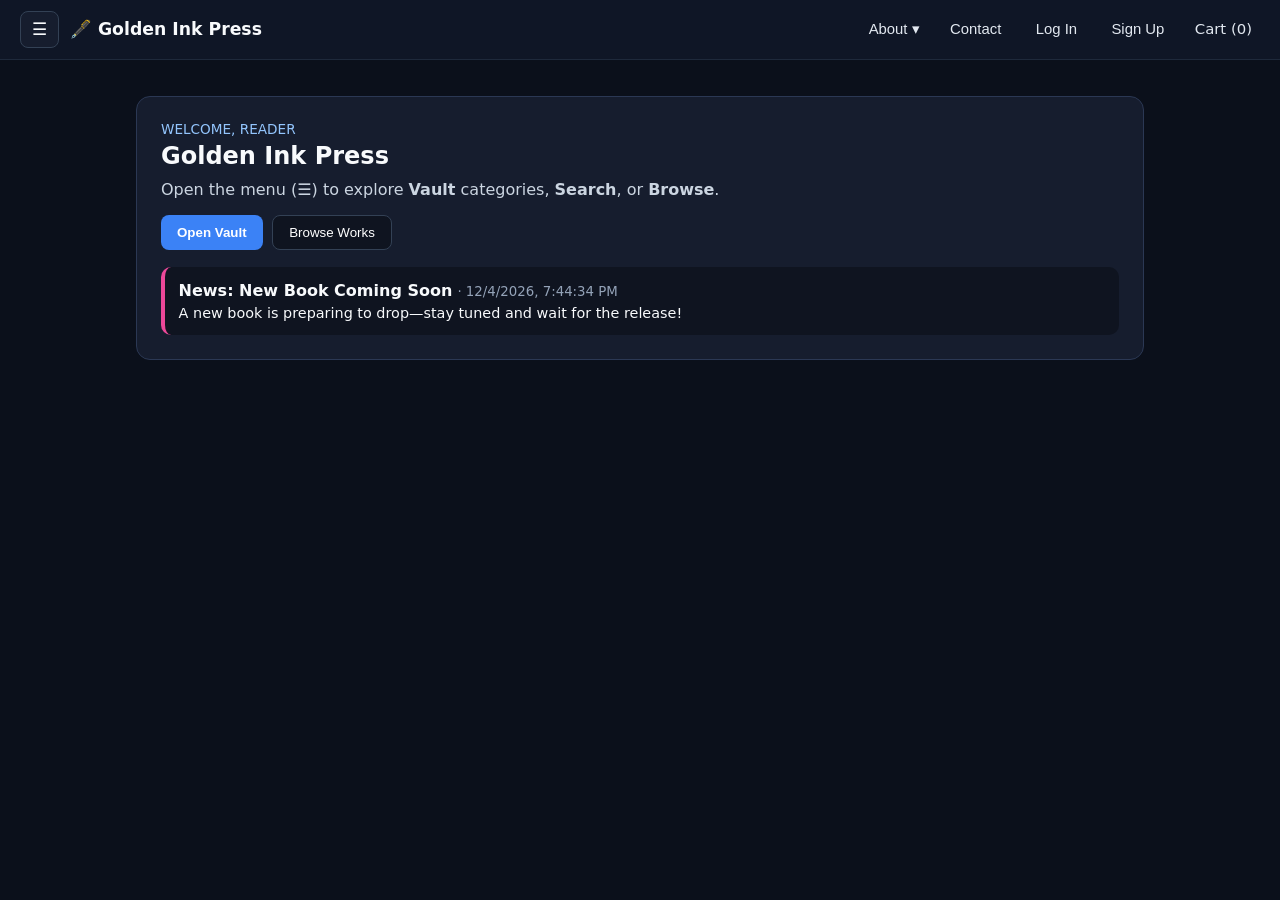
<file: index.html>
<!DOCTYPE html>
<html lang="en">
<head>
  <meta charset="UTF-8" />
  <meta name="viewport" content="width=device-width, initial-scale=1.0" />
  <title>Golden Ink Press</title>
  <style>
    * { box-sizing: border-box; }
    body {
      margin: 0;
      font-family: system-ui, -apple-system, Segoe UI, Roboto, sans-serif;
      background: #0b101b;
      color: #f8fafc;
    }
    header {
      position: sticky;
      top: 0;
      z-index: 1000;
      display: flex;
      align-items: center;
      justify-content: space-between;
      gap: 0.75rem;
      padding: 0.7rem 1.25rem;
      background: #0f1626;
      border-bottom: 1px solid #1e293b;
      flex-wrap: wrap;
    }
    .brand-wrap {
      display: flex;
      align-items: center;
      gap: 0.7rem;
    }
    #menu-toggle {
      background: #161d2e;
      color: #f8fafc;
      border: 1px solid #334155;
      border-radius: 8px;
      padding: 0.42rem 0.68rem;
      font-size: 1.05rem;
      cursor: pointer;
    }
    .brand-title {
      font-weight: 700;
      font-size: 1.08rem;
      color: #f8fafc;
      text-decoration: none;
      white-space: nowrap;
    }
    .header-nav {
      display: flex;
      align-items: center;
      gap: 0.9rem;
      flex-wrap: wrap;
    }
    .header-nav button, .header-nav a {
      background: transparent;
      border: none;
      color: #e2e8f0;
      font-size: 0.93rem;
      cursor: pointer;
      text-decoration: none;
      padding: 0.35rem 0.5rem;
      border-radius: 6px;
      white-space: nowrap;
    }
    .header-nav button:hover, .header-nav a:hover {
      background: #1e293b;
      color: #fff;
    }
    .auth-pair {
      display: inline-flex;
      align-items: center;
      gap: 1.15rem;
      margin-left: 0.25rem;
    }
    #sidebar-backdrop {
      position: fixed;
      inset: 0;
      background: rgba(0, 0, 0, 0.55);
      z-index: 1100;
      display: none;
    }
    #sidebar {
      position: fixed;
      top: 0;
      left: -285px;
      width: 275px;
      height: 100vh;
      background: #111827;
      border-right: 1px solid #2b3854;
      padding: 1rem;
      z-index: 1200;
      transition: left 0.22s ease;
      overflow-y: auto;
    }
    #sidebar.open {
      left: 0;
    }
    #sidebar ul {
      list-style: none;
      padding: 0;
      margin: 1rem 0 0;
      display: flex;
      flex-direction: column;
      gap: 0.3rem;
    }
    .sb-sublist {
      list-style: none;
      padding: 0.2rem 0 0.4rem 0.85rem;
      margin: 0;
      display: flex;
      flex-direction: column;
      gap: 0.2rem;
    }
    #toast {
      position: fixed;
      bottom: 20px;
      right: 20px;
      background: #1e293b;
      color: #fff;
      border: 1px solid #3b82f6;
      padding: 0.7rem 1rem;
      border-radius: 10px;
      z-index: 9999;
      font-size: 0.9rem;
    }
    .hidden { display: none !important; }
  </style>
</head>
<body>
  <header>
    <div class="brand-wrap">
      <button type="button" id="menu-toggle" aria-label="Open menu">☰</button>
      <a href="#" id="brand-home" class="brand-title">🖋️ Golden Ink Press</a>
    </div>
    <nav class="header-nav">
      <button type="button" id="about-btn">About ▾</button>
      <button type="button" id="contact-btn">Contact</button>
      <span class="auth-pair">
        <button type="button" id="header-login-btn">Log In</button>
        <button type="button" id="header-signup-btn">Sign Up</button>
      </span>
      <a href="#" id="cart-link">Cart (0)</a>
    </nav>
  </header>

  <div id="sidebar-backdrop"></div>
  <aside id="sidebar">
    <div style="display:flex;justify-content:space-between;align-items:center;">
      <strong>Golden Ink Press</strong>
      <button type="button" id="sidebar-close" style="background:transparent;border:1px solid #334155;color:#fff;border-radius:6px;padding:0.25rem 0.55rem;cursor:pointer;">✕</button>
    </div>
    <nav>
      <ul id="sidebar-menu"></ul>
    </nav>
  </aside>

  <main></main>
  <div id="toast" class="hidden"></div>

  <script src="script.js"></script>
</body>
</html>
</file>
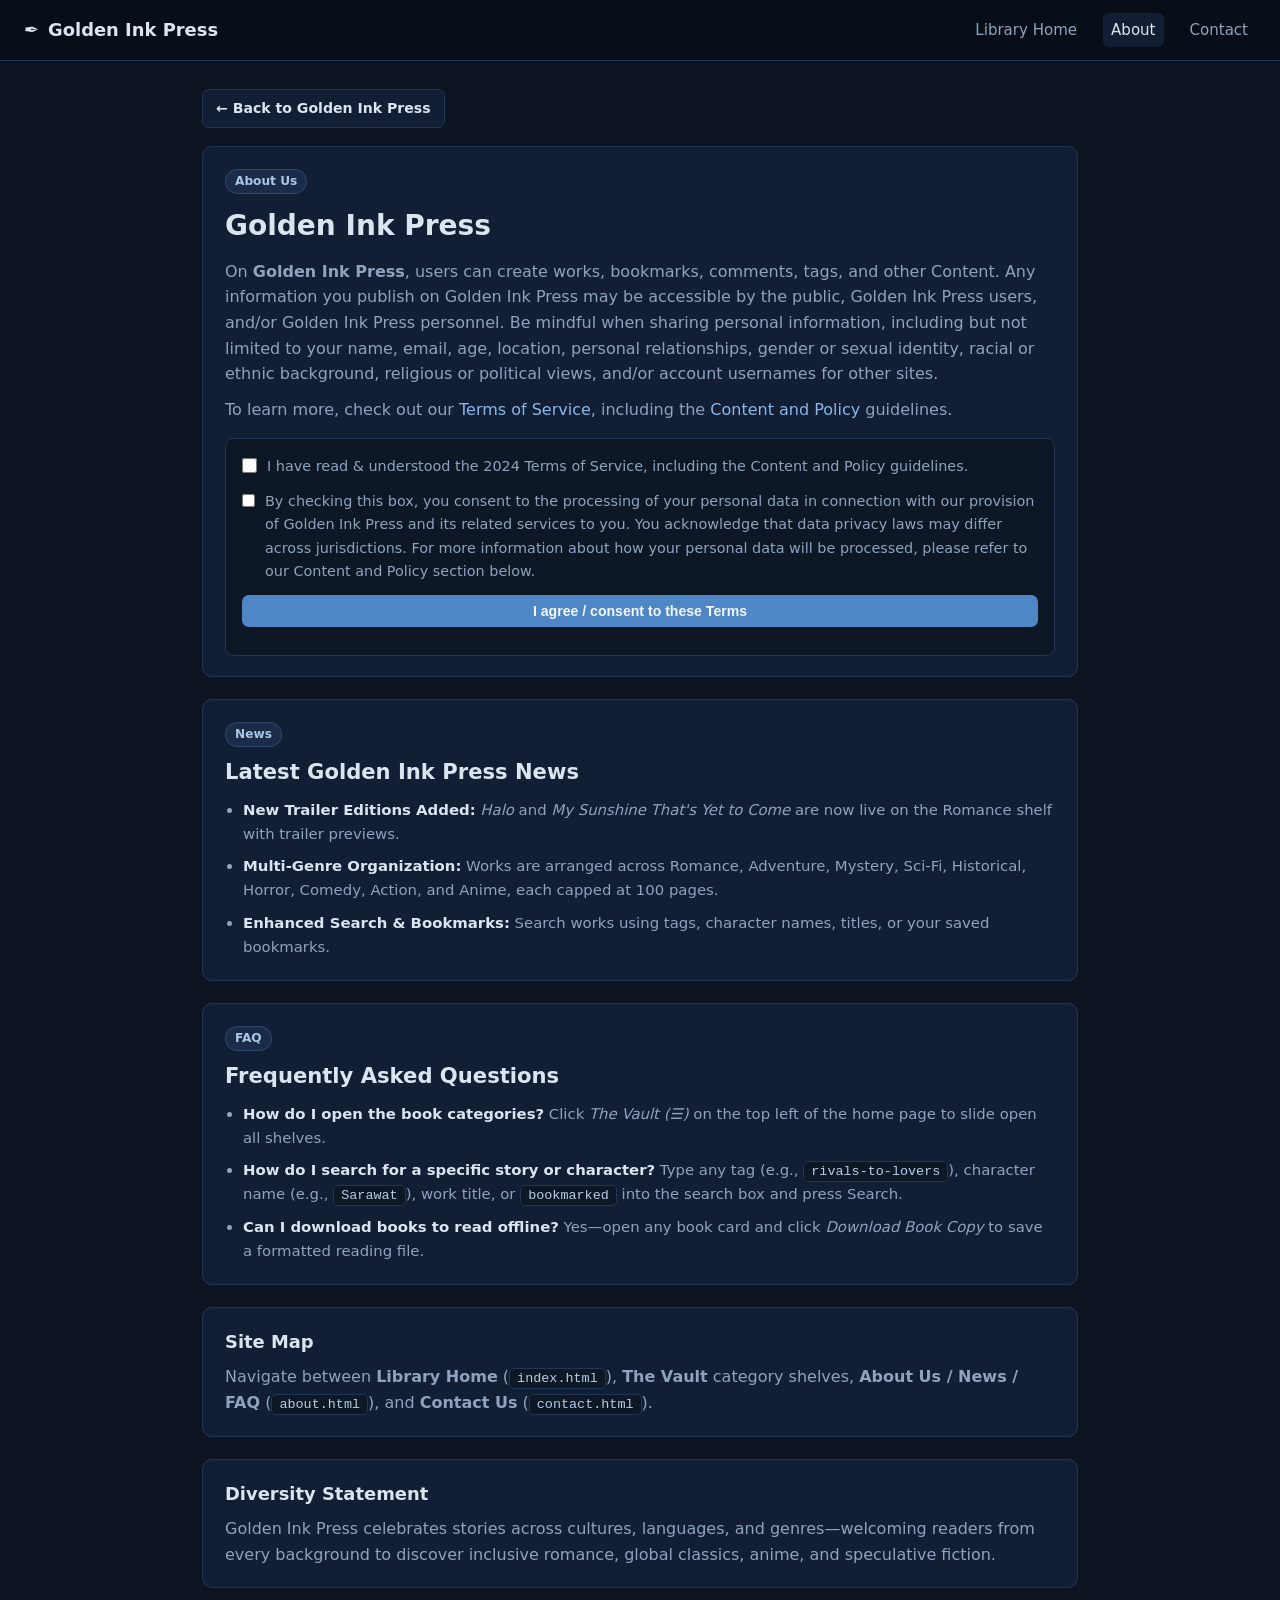
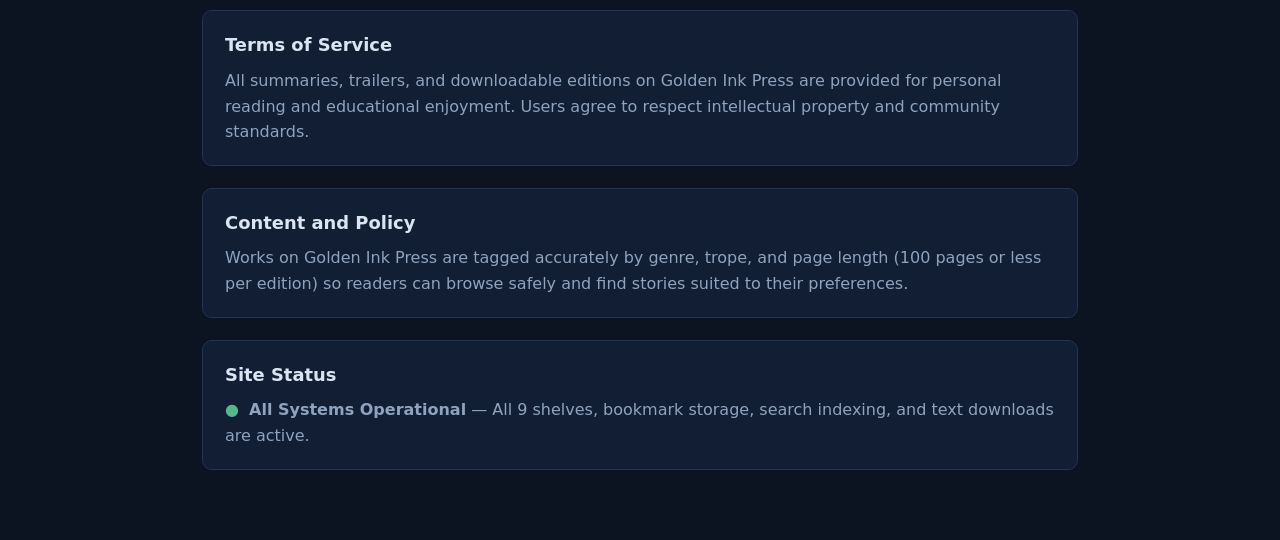
<file: about.html>
<!DOCTYPE html>
<html lang="en">
<head>
  <meta charset="UTF-8" />
  <meta name="viewport" content="width=device-width, initial-scale=1.0" />
  <title>About Us | Golden Ink Press</title>
  <link rel="stylesheet" href="style.css" />
</head>
<body>

  <!-- Top Header -->
  <header class="site-header">
    <div class="header-left">
      <a href="index.html" class="brand-btn" title="Back to Golden Ink Press Library">
        <span class="brand-icon">✒️</span>
        <span class="brand-name">Golden Ink Press</span>
      </a>
    </div>

    <nav class="header-nav">
      <a href="index.html" class="header-link" title="Return to The Vault and Book Shelves">Library Home</a>
      <a href="about.html" class="header-link active-page" title="You are viewing About Golden Ink Press">About</a>
      <a href="contact.html" class="header-link" title="Contact Golden Ink Press">Contact</a>
    </nav>
  </header>

  <main class="main-content page-container">
    <a href="index.html" class="back-btn" title="Return to Golden Ink Press Home">← Back to Golden Ink Press</a>

    <!-- About Us & Terms Consent Box -->
    <section id="about-us" class="page-card">
      <span class="book-badge">About Us</span>
      <h1>Golden Ink Press</h1>
      <p>
        On <strong>Golden Ink Press</strong>, users can create works, bookmarks, comments, tags, and other Content. Any information you publish on Golden Ink Press may be accessible by the public, Golden Ink Press users, and/or Golden Ink Press personnel. Be mindful when sharing personal information, including but not limited to your name, email, age, location, personal relationships, gender or sexual identity, racial or ethnic background, religious or political views, and/or account usernames for other sites.
      </p>
      <p>
        To learn more, check out our <a href="#terms-of-service" class="inline-link">Terms of Service</a>, including the <a href="#content-policy" class="inline-link">Content and Policy</a> guidelines.
      </p>

      <div class="consent-box">
        <label class="consent-item">
          <input type="checkbox" id="check-tos" />
          <span>I have read &amp; understood the 2024 Terms of Service, including the Content and Policy guidelines.</span>
        </label>

        <label class="consent-item">
          <input type="checkbox" id="check-data" />
          <span>By checking this box, you consent to the processing of your personal data in connection with our provision of Golden Ink Press and its related services to you. You acknowledge that data privacy laws may differ across jurisdictions. For more information about how your personal data will be processed, please refer to our Content and Policy section below.</span>
        </label>

        <button type="button" id="agree-terms-btn" class="btn-download">
          I agree / consent to these Terms
        </button>
        <p id="consent-feedback" class="consent-status"></p>
      </div>
    </section>

    <!-- News Section -->
    <section id="news" class="page-card">
      <span class="book-badge">News</span>
      <h2>Latest Golden Ink Press News</h2>
      <ul class="detail-list">
        <li><strong>New Trailer Editions Added:</strong> <em>Halo</em> and <em>My Sunshine That's Yet to Come</em> are now live on the Romance shelf with trailer previews.</li>
        <li><strong>Multi-Genre Organization:</strong> Works are arranged across Romance, Adventure, Mystery, Sci-Fi, Historical, Horror, Comedy, Action, and Anime, each capped at 100 pages.</li>
        <li><strong>Enhanced Search &amp; Bookmarks:</strong> Search works using tags, character names, titles, or your saved bookmarks.</li>
      </ul>
    </section>

    <!-- FAQ Section -->
    <section id="faq" class="page-card">
      <span class="book-badge">FAQ</span>
      <h2>Frequently Asked Questions</h2>
      <ul class="detail-list">
        <li><strong>How do I open the book categories?</strong> Click <em>The Vault (☰)</em> on the top left of the home page to slide open all shelves.</li>
        <li><strong>How do I search for a specific story or character?</strong> Type any tag (e.g., <code>rivals-to-lovers</code>), character name (e.g., <code>Sarawat</code>), work title, or <code>bookmarked</code> into the search box and press Search.</li>
        <li><strong>Can I download books to read offline?</strong> Yes—open any book card and click <em>Download Book Copy</em> to save a formatted reading file.</li>
      </ul>
    </section>

    <!-- Footer Anchor Sections -->
    <section id="site-map" class="page-card">
      <h3>Site Map</h3>
      <p>Navigate between <strong>Library Home</strong> (<code>index.html</code>), <strong>The Vault</strong> category shelves, <strong>About Us / News / FAQ</strong> (<code>about.html</code>), and <strong>Contact Us</strong> (<code>contact.html</code>).</p>
    </section>

    <section id="diversity-statement" class="page-card">
      <h3>Diversity Statement</h3>
      <p>Golden Ink Press celebrates stories across cultures, languages, and genres—welcoming readers from every background to discover inclusive romance, global classics, anime, and speculative fiction.</p>
    </section>

    <section id="terms-of-service" class="page-card">
      <h3>Terms of Service</h3>
      <p>All summaries, trailers, and downloadable editions on Golden Ink Press are provided for personal reading and educational enjoyment. Users agree to respect intellectual property and community standards.</p>
    </section>

    <section id="content-policy" class="page-card">
      <h3>Content and Policy</h3>
      <p>Works on Golden Ink Press are tagged accurately by genre, trope, and page length (100 pages or less per edition) so readers can browse safely and find stories suited to their preferences.</p>
    </section>

    <section id="site-status" class="page-card">
      <h3>Site Status</h3>
      <p><span class="status-dot">●</span> <strong>All Systems Operational</strong> — All 9 shelves, bookmark storage, search indexing, and text downloads are active.</p>
    </section>
  </main>

  <script>
    const agreeBtn = document.getElementById("agree-terms-btn");
    const checkTos = document.getElementById("check-tos");
    const checkData = document.getElementById("check-data");
    const feedback = document.getElementById("consent-feedback");

    agreeBtn.addEventListener("click", () => {
      if (!checkTos.checked || !checkData.checked) {
        feedback.textContent = "Please check both boxes above before confirming your consent.";
        feedback.style.color = "#f2a3a3";
        return;
      }
      localStorage.setItem("gip_terms_accepted", "true");
      feedback.textContent = "Thank you! Your consent to the Golden Ink Press Terms has been recorded.";
      feedback.style.color = "#8be0b5";
    });
  </script>
</body>
</html>
</file>
<file: style.css>
/* ==========================================================================
   GOLDEN INK PRESS — MUTED DARK BLUE & BOXED PANEL LAYOUT
   ========================================================================== */

:root {
  --bg-main: #0c1422;
  --bg-header: #080e18;
  --bg-sidebar: #09101c;
  --bg-box: #121e33;
  --bg-box-hover: #172742;
  --bg-input: #0e1726;

  --border-box: #223554;
  --border-accent: #3b6998;

  --text-main: #dbe5f2;
  --text-muted: #8fa3bf;
  --text-dim: #6a7f9c;

  --accent-primary: #4f86c6;
  --accent-primary-hover: #3f73b0;
  --accent-soft: rgba(79, 134, 198, 0.14);
  --accent-gold: #c99b3c;
  --accent-gold-soft: rgba(201, 155, 60, 0.14);
}

* {
  box-sizing: border-box;
  margin: 0;
  padding: 0;
}

html {
  scroll-behavior: smooth;
}

body {
  font-family: "Inter", system-ui, -apple-system, BlinkMacSystemFont, "Segoe UI", Roboto, sans-serif;
  background-color: var(--bg-main);
  color: var(--text-main);
  line-height: 1.6;
  min-height: 100vh;
}

.hidden {
  display: none !important;
}

/* ==========================================================================
   HEADER NAVIGATION
   ========================================================================== */
.site-header {
  position: sticky;
  top: 0;
  z-index: 1000;
  display: flex;
  justify-content: space-between;
  align-items: center;
  padding: 13px 24px;
  background-color: var(--bg-header);
  border-bottom: 1px solid var(--border-box);
}

.header-left {
  display: flex;
  align-items: center;
  gap: 12px;
}

.sidebar-trigger {
  background: var(--bg-box);
  border: 1px solid var(--border-box);
  border-radius: 6px;
  padding: 8px 9px;
  cursor: pointer;
  transition: background-color 0.2s ease, border-color 0.2s ease;
}

.sidebar-trigger:hover {
  background: var(--bg-box-hover);
  border-color: var(--border-accent);
}

.hamburger-lines {
  display: flex;
  flex-direction: column;
  gap: 4px;
  width: 18px;
}

.hamburger-lines span {
  display: block;
  height: 2px;
  width: 100%;
  background-color: var(--text-main);
  border-radius: 2px;
}

.brand-btn {
  display: inline-flex;
  align-items: center;
  gap: 9px;
  background: transparent;
  border: none;
  color: var(--text-main);
  text-decoration: none;
  font-size: 1.12rem;
  font-weight: 700;
  cursor: pointer;
}

.header-nav {
  display: flex;
  align-items: center;
  gap: 18px;
}

.header-link {
  color: var(--text-muted);
  text-decoration: none;
  background: transparent;
  border: none;
  font-size: 0.94rem;
  font-weight: 500;
  padding: 5px 8px;
  border-radius: 6px;
  cursor: pointer;
  transition: color 0.2s ease, background-color 0.2s ease;
}

.header-link:hover,
.header-link.active-page {
  color: var(--text-main);
  background-color: var(--bg-box);
}

.dropdown {
  position: relative;
}

.dropdown-menu {
  display: none;
  position: absolute;
  right: 0;
  top: calc(100% + 8px);
  background: var(--bg-box);
  border: 1px solid var(--border-box);
  border-radius: 8px;
  min-width: 165px;
  padding: 6px 0;
  flex-direction: column;
  box-shadow: 0 10px 24px rgba(0, 0, 0, 0.4);
  z-index: 1100;
}

.dropdown.open .dropdown-menu {
  display: flex;
}

.dropdown-menu a {
  padding: 9px 14px;
  color: var(--text-muted);
  text-decoration: none;
  font-size: 0.9rem;
}

.dropdown-menu a:hover {
  background: var(--bg-box-hover);
  color: var(--text-main);
}

/* ==========================================================================
   SIDEBAR DRAWER
   ========================================================================== */
.sidebar-backdrop {
  position: fixed;
  inset: 0;
  background: rgba(4, 8, 15, 0.65);
  z-index: 1900;
}

.sidebar {
  position: fixed;
  top: 0;
  left: 0;
  width: 285px;
  max-width: 85vw;
  height: 100vh;
  background: var(--bg-sidebar);
  color: var(--text-main);
  padding: 18px;
  border-right: 1px solid var(--border-box);
  overflow-y: auto;
  transition: transform 0.25s ease;
  z-index: 2000;
}

.sidebar-header {
  display: flex;
  justify-content: space-between;
  align-items: flex-start;
  padding-bottom: 14px;
  margin-bottom: 16px;
  border-bottom: 1px solid var(--border-box);
}

.sidebar-header h2 {
  font-size: 1.08rem;
}

.sidebar-header p {
  font-size: 0.82rem;
  color: var(--text-muted);
}

.close-drawer-btn {
  background: var(--bg-box);
  border: 1px solid var(--border-box);
  color: var(--text-muted);
  border-radius: 6px;
  padding: 3px 8px;
  font-size: 1rem;
  cursor: pointer;
}

.close-drawer-btn:hover {
  color: var(--text-main);
  background: var(--bg-box-hover);
}

.menu-group {
  margin-bottom: 12px;
}

.menu-parent {
  width: 100%;
  display: flex;
  justify-content: space-between;
  align-items: center;
  padding: 10px 12px;
  background: var(--bg-box);
  color: var(--text-main);
  border: 1px solid var(--border-box);
  border-radius: 7px;
  font-size: 0.94rem;
  font-weight: 600;
  cursor: pointer;
}

.menu-parent:hover {
  background: var(--bg-box-hover);
  border-color: var(--border-accent);
}

.menu-children {
  display: flex;
  flex-direction: column;
  gap: 4px;
  padding: 6px 0 4px 10px;
}

.menu-sublink {
  text-align: left;
  background: transparent;
  border: 1px solid transparent;
  color: var(--text-muted);
  padding: 7px 10px;
  border-radius: 6px;
  font-size: 0.9rem;
  cursor: pointer;
}

.menu-sublink:hover {
  background: var(--bg-box);
  border-color: var(--border-box);
  color: var(--text-main);
}

/* ==========================================================================
   MAIN CONTAINER & TOP SEARCH
   ========================================================================== */
.main-content {
  max-width: 1120px;
  margin: 0 auto;
  padding: 28px 22px 48px;
}

.page-container {
  max-width: 920px;
}

.back-btn,
.btn-back {
  display: inline-flex;
  align-items: center;
  gap: 6px;
  padding: 7px 13px;
  background: var(--bg-box);
  color: var(--text-main);
  border: 1px solid var(--border-box);
  border-radius: 7px;
  text-decoration: none;
  font-size: 0.88rem;
  font-weight: 600;
  margin-bottom: 18px;
  cursor: pointer;
}

.back-btn:hover,
.btn-back:hover {
  background: var(--bg-box-hover);
  border-color: var(--border-accent);
}

.top-bar {
  display: flex;
  flex-wrap: wrap;
  justify-content: space-between;
  align-items: center;
  gap: 18px;
  margin-bottom: 22px;
}

.hero-text h1 {
  font-size: 1.75rem;
  font-weight: 700;
  color: var(--text-main);
}

.hero-text p {
  color: var(--text-muted);
  font-size: 0.94rem;
}

.search-box {
  display: flex;
  gap: 8px;
  flex: 1 1 320px;
  max-width: 440px;
}

.search-box input {
  flex: 1;
  padding: 10px 14px;
  background: var(--bg-input);
  border: 1px solid var(--border-box);
  border-radius: 7px;
  color: var(--text-main);
  font-size: 0.93rem;
}

.search-box input::placeholder {
  color: var(--text-dim);
}

.search-box input:focus {
  outline: none;
  border-color: var(--border-accent);
}

.search-box button {
  padding: 10px 16px;
  background: var(--accent-primary);
  color: #f4f8fd;
  border: none;
  border-radius: 7px;
  font-weight: 600;
  cursor: pointer;
}

.search-box button:hover {
  background: var(--accent-primary-hover);
}

/* ==========================================================================
   BOXED SECTIONS & CARDS (Index, About, Contact)
   ========================================================================== */
.home-banner,
.page-card,
.info-panel {
  background: var(--bg-box);
  border: 1px solid var(--border-box);
  border-radius: 10px;
  padding: 20px 22px;
  margin-bottom: 22px;
}

.home-banner h2 {
  font-size: 1.3rem;
  margin-bottom: 8px;
}

.home-banner p {
  color: var(--text-muted);
}

.library-stats {
  margin-top: 12px;
  font-size: 0.92rem;
  color: var(--text-main);
}

.search-hints {
  margin-top: 10px;
  display: flex;
  flex-wrap: wrap;
  gap: 8px;
  align-items: center;
  font-size: 0.86rem;
  color: var(--text-muted);
}

.search-hints code,
code {
  background: var(--bg-input);
  border: 1px solid var(--border-box);
  color: #b7cde8;
  padding: 2px 7px;
  border-radius: 5px;
  font-size: 0.84rem;
}

/* Shelf & Book Boxes */
.status-bar {
  display: flex;
  justify-content: space-between;
  align-items: center;
  padding-bottom: 10px;
  margin-bottom: 16px;
  border-bottom: 1px solid var(--border-box);
}

.status-bar h3 {
  font-size: 1.15rem;
}

#book-count {
  font-size: 0.88rem;
  color: var(--text-muted);
}

.books-grid {
  display: grid;
  grid-template-columns: repeat(auto-fill, minmax(265px, 1fr));
  gap: 16px;
  margin-bottom: 30px;
}

.book-card {
  background: var(--bg-box);
  border: 1px solid var(--border-box);
  border-radius: 10px;
  padding: 16px;
  display: flex;
  flex-direction: column;
  gap: 9px;
  cursor: pointer;
  transition: background-color 0.18s ease, border-color 0.18s ease, transform 0.18s ease;
}

.book-card:hover {
  background: var(--bg-box-hover);
  border-color: var(--border-accent);
  transform: translateY(-2px);
}

.book-card-top {
  display: flex;
  justify-content: space-between;
  align-items: center;
  gap: 8px;
}

.badge,
.book-badge {
  display: inline-block;
  background: var(--accent-soft);
  border: 1px solid rgba(79, 134, 198, 0.32);
  color: #a9c7ea;
  padding: 2px 9px;
  border-radius: 999px;
  font-size: 0.76rem;
  font-weight: 600;
}

.pages {
  font-size: 0.82rem;
  color: var(--text-dim);
}

.book-card h4 {
  font-size: 1.06rem;
  color: var(--text-main);
}

.book-note {
  font-size: 0.85rem;
  font-weight: 500;
  color: #9cb8db;
}

.book-synopsis {
  font-size: 0.9rem;
  color: var(--text-muted);
}

.book-actions,
.detail-actions {
  display: flex;
  flex-wrap: wrap;
  gap: 8px;
  margin-top: auto;
  padding-top: 6px;
}

/* Buttons */
.btn-read,
.btn-download {
  padding: 8px 14px;
  border-radius: 7px;
  border: none;
  background: var(--accent-primary);
  color: #f4f8fd;
  font-size: 0.88rem;
  font-weight: 600;
  cursor: pointer;
  transition: background-color 0.15s ease;
}

.btn-read:hover,
.btn-download:hover {
  background: var(--accent-primary-hover);
}

.btn-bookmark {
  padding: 8px 13px;
  border-radius: 7px;
  border: 1px solid var(--border-box);
  background: var(--bg-input);
  color: var(--text-muted);
  font-size: 0.88rem;
  font-weight: 500;
  cursor: pointer;
}

.btn-bookmark:hover {
  border-color: var(--border-accent);
  color: var(--text-main);
}

.btn-bookmark.saved {
  border-color: var(--accent-gold);
  background: var(--accent-gold-soft);
  color: #e6c572;
}

/* Single Book Detail Box */
.book-detail-card {
  background: var(--bg-box);
  border: 1px solid var(--border-box);
  border-radius: 10px;
  padding: 22px;
  margin-bottom: 28px;
  display: flex;
  flex-direction: column;
  gap: 12px;
}

.detail-header {
  display: flex;
  align-items: center;
  gap: 12px;
  color: var(--text-muted);
  font-size: 0.88rem;
}

.book-detail-card h2 {
  font-size: 1.65rem;
}

.trailer-box {
  background: var(--bg-input);
  border: 1px solid var(--border-box);
  border-left: 3px solid var(--accent-primary);
  padding: 12px 14px;
  border-radius: 7px;
  color: var(--text-muted);
}

.book-tags {
  display: flex;
  flex-wrap: wrap;
  gap: 6px;
}

.tag-pill {
  background: var(--bg-input);
  border: 1px solid var(--border-box);
  color: var(--text-muted);
  padding: 3px 9px;
  border-radius: 999px;
  font-size: 0.8rem;
}

.empty-msg {
  grid-column: 1 / -1;
  background: var(--bg-box);
  border: 1px dashed var(--border-box);
  border-radius: 8px;
  padding: 18px;
  color: var(--text-muted);
}

/* ==========================================================================
   ABOUT & CONTACT BOXES (Sharpened Contact Cards)
   ========================================================================== */
.page-card h1 {
  font-size: 1.75rem;
  margin: 10px 0 10px;
}

.page-card h2 {
  font-size: 1.32rem;
  margin: 8px 0 10px;
}

.page-card h3 {
  font-size: 1.12rem;
  margin-bottom: 8px;
  color: var(--text-main);
}

.page-card p {
  color: var(--text-muted);
  margin-bottom: 10px;
}

.page-card p:last-child {
  margin-bottom: 0;
}

.inline-link {
  color: #8ab8eb;
  text-decoration: none;
}

.inline-link:hover {
  text-decoration: underline;
}

.detail-list {
  padding-left: 18px;
  display: flex;
  flex-direction: column;
  gap: 9px;
  color: var(--text-muted);
  font-size: 0.93rem;
}

.detail-list strong {
  color: var(--text-main);
}

.consent-box {
  margin-top: 16px;
  background: var(--bg-input);
  border: 1px solid var(--border-box);
  border-radius: 8px;
  padding: 16px;
  display: flex;
  flex-direction: column;
  gap: 12px;
}

.consent-item {
  display: flex;
  align-items: flex-start;
  gap: 10px;
  font-size: 0.9rem;
  color: var(--text-muted);
  cursor: pointer;
}

.consent-item input[type="checkbox"] {
  margin-top: 3px;
  accent-color: var(--accent-primary);
  width: 15px;
  height: 15px;
}

.consent-status {
  font-size: 0.88rem;
  font-weight: 500;
}

.status-dot {
  color: #56b888;
  margin-right: 5px;
}

/* Sharpened Contact Channel Boxes */
.glass-card {
  border-radius: 8px !important;
  background-color: var(--bg-input) !important;
  border: 1px solid var(--border-box) !important;
  box-shadow: inset 0 1px 0 rgba(219, 229, 242, 0.04);
}

.glass-card:hover {
  background-color: var(--bg-box-hover) !important;
  transform: translateY(-2px);
}

.contact-grid {
  display: grid;
  grid-template-columns: repeat(auto-fit, minmax(210px, 1fr));
  gap: 14px;
  margin-top: 14px;
}

.contact-card {
  display: flex;
  align-items: center;
  gap: 12px;
  padding: 14px;
  background: var(--bg-input);
  border: 1px solid var(--border-box);
  border-radius: 8px;
  text-decoration: none;
  color: var(--text-main);
  transition: background-color 0.15s ease, border-color 0.15s ease;
}

.contact-card:hover {
  background: var(--bg-box-hover);
  border-color: var(--border-accent);
}

.contact-icon {
  font-size: 1.3rem;
}

.contact-card h4 {
  font-size: 0.96rem;
}

.contact-card p {
  font-size: 0.85rem;
  color: #9cb8db;
  margin: 0;
}

.contact-form {
  display: flex;
  flex-direction: column;
  gap: 12px;
  max-width: 540px;
  margin-top: 10px;
}

.contact-form input,
.contact-form textarea {
  width: 100%;
  padding: 10px 13px;
  background: var(--bg-input);
  border: 1px solid var(--border-box);
  border-radius: 7px;
  color: var(--text-main);
  font-family: inherit;
  font-size: 0.92rem;
}

.contact-form input:focus,
.contact-form textarea:focus {
  outline: none;
  border-color: var(--border-accent);
}

/* ==========================================================================
   LOWER BOXES & STRUCTURED FOOTER
   ========================================================================== */
.lower-grid {
  display: grid;
  grid-template-columns: repeat(auto-fit, minmax(280px, 1fr));
  gap: 18px;
  margin-bottom: 24px;
}

.info-panel {
  margin-bottom: 0;
}

.info-panel h4 {
  font-size: 1.02rem;
  margin-bottom: 10px;
}

.info-panel ul {
  padding-left: 18px;
  display: flex;
  flex-direction: column;
  gap: 8px;
  font-size: 0.9rem;
  color: var(--text-muted);
}

.info-panel strong {
  color: var(--text-main);
}

.site-footer {
  display: grid;
  grid-template-columns: repeat(auto-fit, minmax(240px, 1fr));
  gap: 24px;
  background: var(--bg-header);
  border: 1px solid var(--border-box);
  border-radius: 10px;
  padding: 24px;
}

.footer-col h5 {
  font-size: 0.95rem;
  color: var(--text-main);
  margin-bottom: 12px;
  padding-bottom: 6px;
  border-bottom: 1px solid var(--border-box);
}

.footer-col ul {
  list-style: none;
  display: flex;
  flex-direction: column;
  gap: 8px;
}

.footer-col a {
  color: var(--text-muted);
  text-decoration: none;
  font-size: 0.89rem;
  transition: color 0.15s ease;
}

.footer-col a:hover {
  color: var(--text-main);
  text-decoration: underline;
}

/* Toast */
.toast {
  position: fixed;
  bottom: 20px;
  right: 20px;
  background: var(--bg-box);
  color: var(--text-main);
  border: 1px solid var(--border-accent);
  padding: 10px 16px;
  border-radius: 8px;
  font-size: 0.9rem;
  box-shadow: 0 8px 20px rgba(0, 0, 0, 0.4);
  z-index: 3000;
}

@media (max-width: 640px) {
  .site-header {
    padding: 12px 16px;
  }
  .header-nav {
    gap: 10px;
  }
  .main-content {
    padding: 20px 16px 40px;
  }
}
</file>
